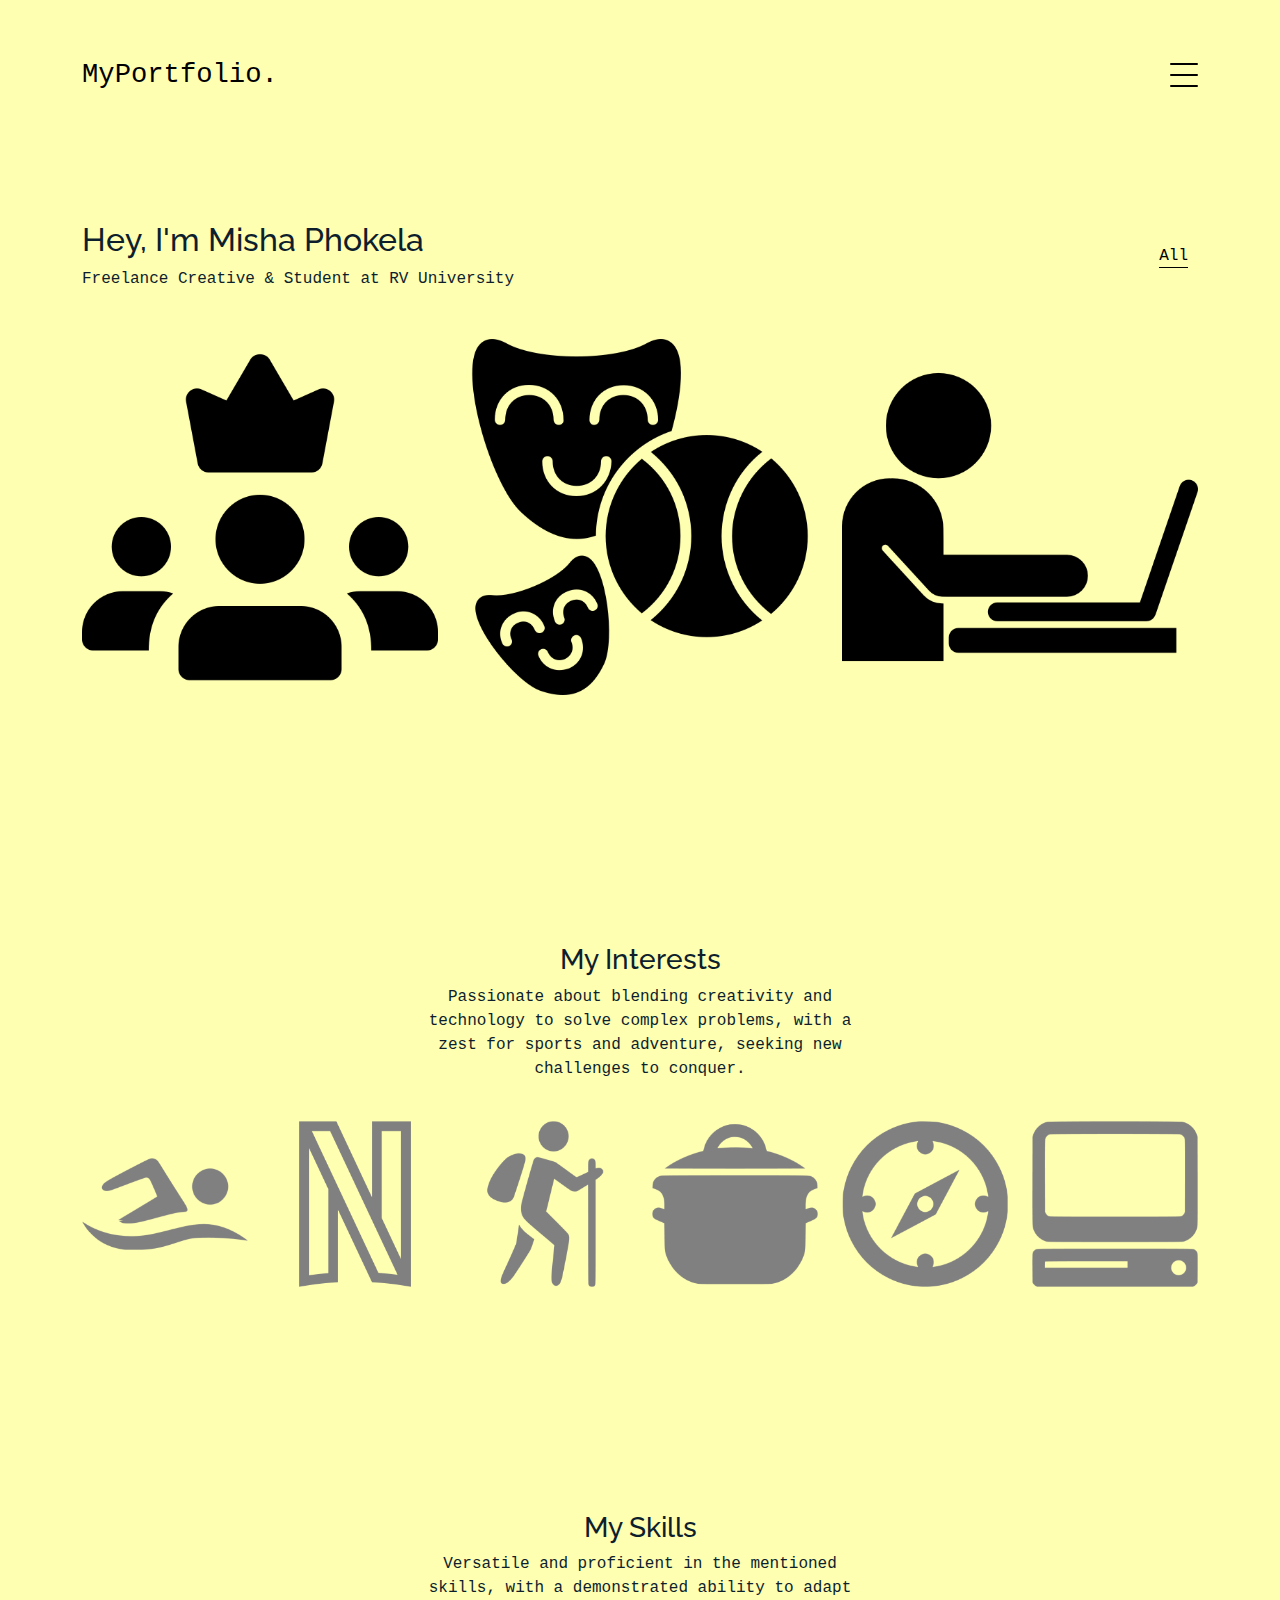
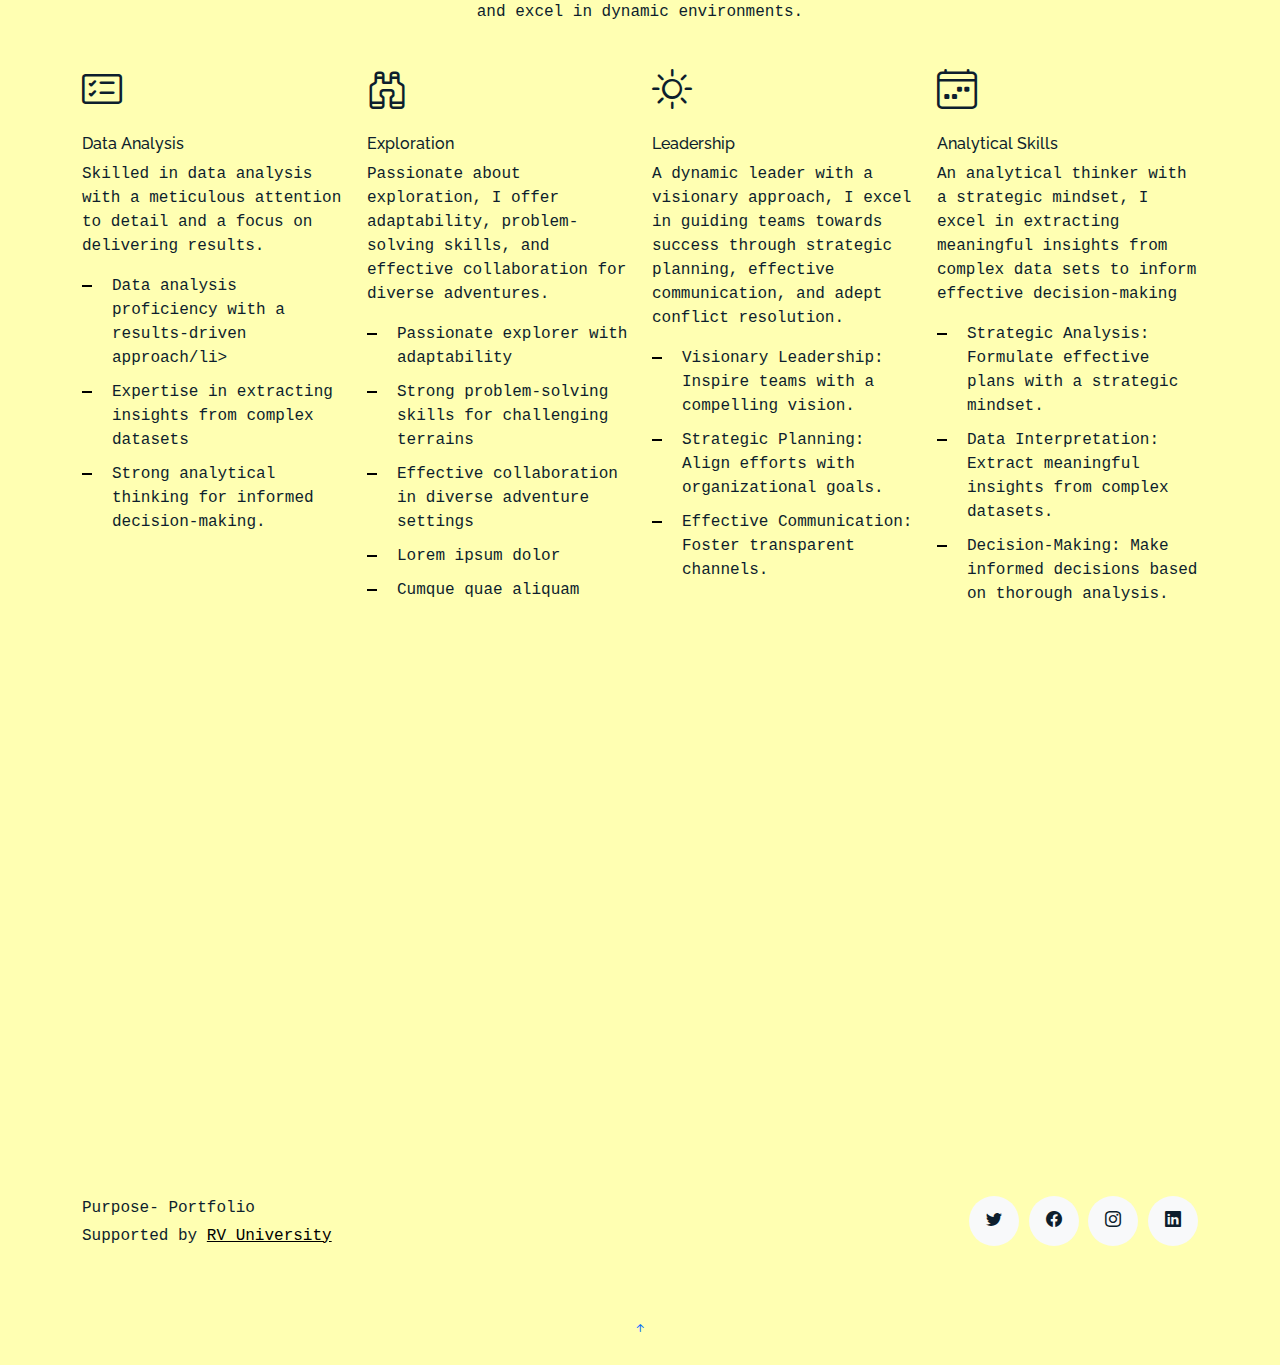
<file: index.html>
<!DOCTYPE html>
<html lang="en">

<head>
  <meta charset="utf-8">
  <meta content="width=device-width, initial-scale=1.0" name="viewport">

  <title>Misha's Portfolio</title>
  <meta content="" name="description">
  <meta content="" name="keywords">

  <!-- Favicons -->
  <link href="assets/img/portfolio logo.png" rel="icon">
  <link href="assets/img/portfolio logo.png" rel="apple-touch-icon">

  <!-- Google Fonts -->
  <link href="https://fonts.googleapis.com/css?family=https://fonts.googleapis.com/css?family=Inconsolata:400,500,600,700|Raleway:400,400i,500,500i,600,600i,700,700i" rel="stylesheet">

  <!-- Vendor CSS Files -->
  <link href="assets/vendor/aos/aos.css" rel="stylesheet">
  <link href="assets/vendor/bootstrap/css/bootstrap.min.css" rel="stylesheet">
  <link href="assets/vendor/bootstrap-icons/bootstrap-icons.css" rel="stylesheet">
  <link href="assets/vendor/swiper/swiper-bundle.min.css" rel="stylesheet">

  <!-- Template Main CSS File -->
  <link href="assets/css/style.css" rel="stylesheet">

</head>

<body>

  <!-- ======= Navbar ======= -->
  <div class="collapse navbar-collapse custom-navmenu" id="main-navbar">
    <div class="container py-2 py-md-5">
      <div class="row align-items-start">
        <div class="col-md-2">
          <ul class="custom-menu">
            <li class="active"><a href="index.html">Home</a></li>
            <li><a href="about.html">About Me</a></li>
            <li><a href="services.html">Resume</a></li>
            <li><a href="contact.html">Contact</a></li>
          </ul>
        </div>
        <div class="col-md-6 d-none d-md-block  mr-auto">
          <div class="tweet d-flex">
            <span class="bi bi-twitter text-white mt-2 mr-3"></span>
            <div>
              <p><em>I am an outstanding candidate with a unique blend of skills, dedication, and a proven track record of success in data analysis. 
                With a robust background in freelancing, I possesses a deep understanding that sets me apart. <br> </em></p>
            </div>
          </div>
        </div>
  
      </div>

    </div>
  </div>

  <nav class="navbar navbar-light custom-navbar">
    <div class="container">
      <a class="navbar-brand" href="index.html">MyPortfolio.</a>
      <a href="#" class="burger" data-bs-toggle="collapse" data-bs-target="#main-navbar">
        <span></span>
      </a>
    </div>
  </nav>

  <main id="main">

    <!-- ======= Works Section ======= -->
    <section class="section site-portfolio">
      <div class="container">
        <div class="row mb-5 align-items-center">
          <div class="col-md-12 col-lg-6 mb-4 mb-lg-0" data-aos="fade-up">
            <h2>Hey, I'm Misha Phokela</h2>
            <p class="mb-0">Freelance Creative &amp; Student at RV University</p>
          </div>
          <div class="col-md-12 col-lg-6 text-start text-lg-end" data-aos="fade-up" data-aos-delay="100">
            <div id="filters" class="filters">
              <a href="#" data-filter="*" class="active">All</a>
              
            </div>
          </div>
        </div>
        <div id="portfolio-grid" class="row no-gutter" data-aos="fade-up" data-aos-delay="200">
          <div class="item web col-sm-6 col-md-4 col-lg-4 mb-4">
            <a href="work-single.html" class="item-wrap fancybox">
              <div class="work-info">
                <h3>Student Council</h3>
                <span>Posts</span>
              </div>
              <img class="img-fluid" src="assets/img/team-leader.png">
            </a>
          </div>
          <div class="item photography col-sm-6 col-md-4 col-lg-4 mb-4">
            <a href="work-single.html" class="item-wrap fancybox">
              <div class="work-info">
                <h3>Extracurriculars</h3>
                <span>Achievements</span>
              </div>
              <img class="img-fluid" src="assets/img/extracurricular.png">
            </a>
          </div>
          <div class="item branding col-sm-6 col-md-4 col-lg-4 mb-4">
            <a href="work-single.html" class="item-wrap fancybox">
              <div class="work-info">
                <h3>Freelancing</h3>
                <span>Data Analyst</span>
              </div>
              <img class="img-fluid" src="assets/img/freelance final.png">
            </a>
          </div>
        </div>
      </div>
    </section>
    <!-- End  Works Section -->

    <!-- ======= Interests Section ======= -->
    <section class="section">
      <div class="container">
        <div class="row justify-content-center text-center mb-4">
          <div class="col-5">
            <h3 class="h3 heading">My Interests</h3>
            <p>Passionate about blending creativity and technology to solve complex problems, 
              with a zest for sports and adventure, seeking new challenges to conquer.</p>
          </div>
        </div>
        <div class="row">
          <div class="col-4 col-sm-4 col-md-2">
            <a href="#" class="client-logo"><img src="assets/img/swimming icon.png" alt="Image" class="img-fluid"></a>
          </div>
          <div class="col-4 col-sm-4 col-md-2">
            <a href="#" class="client-logo"><img src="assets/img/netflix icon.png" alt="Image" class="img-fluid"></a>
          </div>
          <div class="col-4 col-sm-4 col-md-2">
            <a href="#" class="client-logo"><img src="assets/img/trekking logo.png" alt="Image" class="img-fluid"></a>
          </div>
          <div class="col-4 col-sm-4 col-md-2">
            <a href="#" class="client-logo"><img src="assets/img/cooking proper.png" alt="Image" class="img-fluid"></a>
          </div>
          <div class="col-4 col-sm-4 col-md-2">
            <a href="#" class="client-logo"><img src="assets/img/adventure logo.png" alt="Image" class="img-fluid"></a>
          </div>
          <div class="col-4 col-sm-4 col-md-2">
            <a href="#" class="client-logo"><img src="assets/img/computer logo.png" alt="Image" class="img-fluid"></a>
          </div>

        </div>
      </div>
    </section>
    <!-- End Interests Section -->

    <!-- ======= Skills Section ======= -->
    <section class="section services">
      <div class="container">
        <div class="row justify-content-center text-center mb-4">
          <div class="col-5">
            <h3 class="h3 heading">My Skills</h3>
            <p>Versatile and proficient in the mentioned skills, with a demonstrated ability to
               adapt and excel in dynamic environments.</p>
          </div>
        </div>
        <div class="row">

          <div class="col-12 col-sm-6 col-md-6 col-lg-3">
            <i class="bi bi-card-checklist"></i>
            <h4 class="h4 mb-2">Data Analysis</h4>
            <p>Skilled in data analysis with a meticulous attention to detail and a focus on delivering results.</p>
            <ul class="list-unstyled list-line">
              <li>Data analysis proficiency with a results-driven approach/li>
              <li>Expertise in extracting insights from complex datasets</li>
              <li>Strong analytical thinking for informed decision-making.</li>
    
            </ul>
          </div>
          <div class="col-12 col-sm-6 col-md-6 col-lg-3">
            <i class="bi bi-binoculars"></i>
            <h4 class="h4 mb-2">Exploration</h4>
            <p>Passionate about exploration, I offer adaptability, problem-solving skills,
               and effective collaboration for diverse adventures.</p>
            <ul class="list-unstyled list-line">
              <li>Passionate explorer with adaptability</li>
              <li>Strong problem-solving skills for challenging terrains</li>
              <li>Effective collaboration in diverse adventure settings </li>
              <li>Lorem ipsum dolor</li>
              <li>Cumque quae aliquam</li>
            </ul>
          </div>
          <div class="col-12 col-sm-6 col-md-6 col-lg-3">
            <i class="bi bi-brightness-high"></i>
            <h4 class="h4 mb-2">Leadership</h4>
            <p>A dynamic leader with a visionary approach, I excel in guiding teams towards success through strategic planning,
               effective communication, and adept conflict resolution.</p>
            <ul class="list-unstyled list-line">
              <li>Visionary Leadership: Inspire teams with a compelling vision.</li>
              <li>Strategic Planning: Align efforts with organizational goals.</li>
              <li>Effective Communication: Foster transparent channels.</li>
          
            </ul>
          </div>
          <div class="col-12 col-sm-6 col-md-6 col-lg-3">
            <i class="bi bi-calendar4-week"></i>
            <h4 class="h4 mb-2">Analytical Skills</h4>
            <p>An analytical thinker with a strategic mindset, I excel in extracting meaningful insights
               from complex data sets to inform effective decision-making </p>
            <ul class="list-unstyled list-line">
              <li>Strategic Analysis: Formulate effective plans with a strategic mindset.</li>
              <li>Data Interpretation: Extract meaningful insights from complex datasets.</li>
              <li>Decision-Making: Make informed decisions based on thorough analysis.</li>
            </ul>
          </div>
        </div>
      </div>
    </section>
    
    <!-- End Skills Section -->

    <!-- ======= Testimonials Section ======= -->
    <section class="section pt-0">
      <div class="container">

        <div class="testimonials-slider swiper" data-aos="fade-up" data-aos-delay="100">
          <div class="swiper-wrapper">

            <div class="swiper-slide">
              <div class="testimonial-wrap">
                <div class="testimonial">
                  <img src="assets/img/Rv university.png" alt="Image" class="img-fluid">
                  <blockquote>
                    <p>Currently studying as a student at RV University, doing my B.Tech in computer science.</p>
                  </blockquote>
                </div>
              </div>
            </div><!-- End testimonial item -->

            <div class="swiper-slide">
              <div class="testimonial-wrap">
                <div class="testimonial">
                  <img src="assets/img/Fortress work.png" alt="Image" class="img-fluid">
                  <blockquote>
                    <p>Also freelancing partime along with my studies as a data analyst for Smruthi Technologies.</p>
                  </blockquote>
                </div>
              </div>
            </div><!-- End testimonial item -->

          </div>
          <div class="swiper-pagination"></div>
        </div>

      </div>
    </section><!-- End Testimonials Section -->

  </main><!-- End #main -->

  <!-- ======= Footer ======= -->
  <footer class="footer" role="contentinfo">
    <div class="container">
      <div class="row">
        <div class="col-sm-6">
          <p class="mb-1">Purpose- Portfolio</p>
          <div class="credits">
            Supported by <a href="https://rvu.edu.in/">RV University</a>
          </div>
        </div>
        <div class="col-sm-6 social text-md-end">
          <a href="https://twitter.com/"><span class="bi bi-twitter"></span></a>
          <a href="https://www.facebook.com/"><span class="bi bi-facebook"></span></a>
          <a href="https://www.instagram.com/"><span class="bi bi-instagram"></span></a>
          <a href="https://www.linkedin.com/feed/"><span class="bi bi-linkedin"></span></a>
        </div>
      </div>
    </div>
  </footer>

  <a href="#" class="back-to-top d-flex align-items-center justify-content-center"><i class="bi bi-arrow-up-short"></i></a>

  <!-- Vendor JS Files -->
  <script src="assets/vendor/aos/aos.js"></script>
  <script src="assets/vendor/bootstrap/js/bootstrap.bundle.min.js"></script>
  <script src="assets/vendor/isotope-layout/isotope.pkgd.min.js"></script>
  <script src="assets/vendor/swiper/swiper-bundle.min.js"></script>
  <script src="assets/vendor/php-email-form/validate.js"></script>

  <!-- Template Main JS File -->
  <script src="assets/js/main.js"></script>

</body>

</html>
</file>
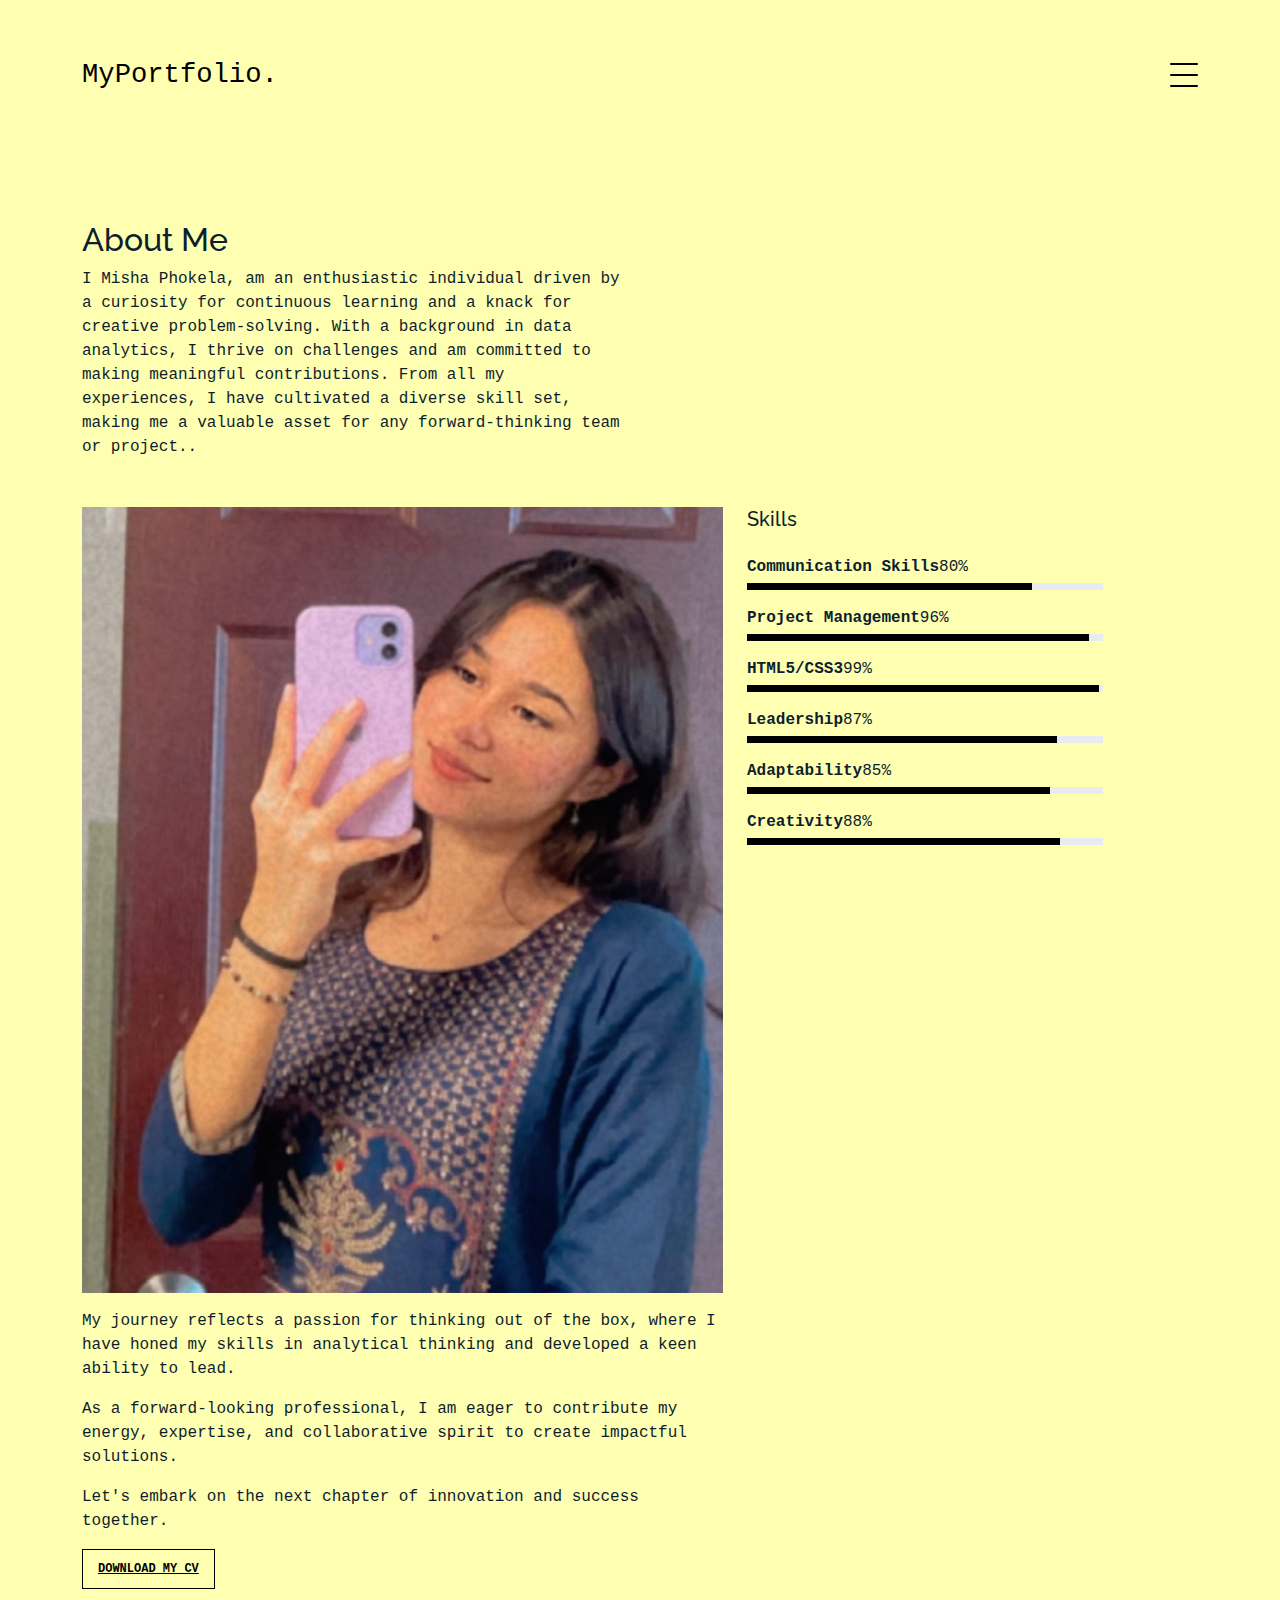
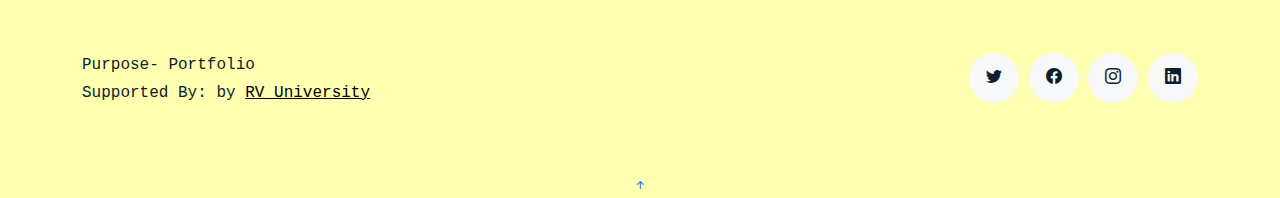
<file: about.html>
<!DOCTYPE html>
<html lang="en">

<head>
  <meta charset="utf-8">
  <meta content="width=device-width, initial-scale=1.0" name="viewport">

  <title>Misha's Portfolio- About</title>
  <meta content="" name="description">
  <meta content="" name="keywords">

  <!-- Favicons -->
  <link href="assets/img/portfolio logo.png" rel="icon">
  <link href="assets/img/portfolio logo.png" rel="apple-touch-icon">

  <!-- Google Fonts -->
  <link href="https://fonts.googleapis.com/css?family=https://fonts.googleapis.com/css?family=Inconsolata:400,500,600,700|Raleway:400,400i,500,500i,600,600i,700,700i" rel="stylesheet">

  <!-- Vendor CSS Files -->
  <link href="assets/vendor/aos/aos.css" rel="stylesheet">
  <link href="assets/vendor/bootstrap/css/bootstrap.min.css" rel="stylesheet">
  <link href="assets/vendor/bootstrap-icons/bootstrap-icons.css" rel="stylesheet">
  <link href="assets/vendor/swiper/swiper-bundle.min.css" rel="stylesheet">

  <!-- Template Main CSS File -->
  <link href="assets/css/style.css" rel="stylesheet">

</head>

<body>
  <!-- ======= Navbar ======= -->
  <div class="collapse navbar-collapse custom-navmenu" id="main-navbar">
    <div class="container py-2 py-md-5">
      <div class="row align-items-start">
        <div class="col-md-2">
          <ul class="custom-menu">
            <li><a href="index.html">Home</a></li>
            <li class="active"><a href="about.html">About Me</a></li>
            <li><a href="services.html">Resume</a></li>
            <li><a href="contact.html">Contact</a></li>
          </ul>
        </div>
        <div class="col-md-6 d-none d-md-block  mr-auto">
          <div class="tweet d-flex">
            <span class="bi bi-twitter text-white mt-2 mr-3"></span>
            <div>
              <p><em>I am an outstanding candidate with a unique blend of skills, dedication, and a proven track record of success in data analysis. 
                With a robust background in freelancing, I possesses a deep understanding that sets me apart.</a></em></p>
            </div>
          </div>
        </div>
        
      </div>

    </div>
  </div>

  <nav class="navbar navbar-light custom-navbar">
    <div class="container">
      <a class="navbar-brand" href="index.html">MyPortfolio.</a>
      <a href="#" class="burger" data-bs-toggle="collapse" data-bs-target="#main-navbar">
        <span></span>
      </a>
    </div>
  </nav>

  <main id="main">

    <section class="section pb-5">
      <div class="container">
        <div class="row mb-5 align-items-end">
          <div class="col-md-6" data-aos="fade-up">

            <h2>About Me</h2>
            <p class="mb-0">I Misha Phokela, am an enthusiastic individual driven by a curiosity for continuous learning and a knack for creative problem-solving. With a background in data analytics, 
              I thrive on challenges and am committed to making meaningful contributions. From all my experiences, 
              I have cultivated a diverse skill set, making me a valuable asset for any forward-thinking team or project..</p>
          </div>

        </div>

        <div class="row">
          <div class="col-md-4 ml-auto order-2" data-aos="fade-up">
            <h3 class="h3 mb-4">Skills</h3>
            <ul class="list-unstyled">
              <li class="mb-3">
                <div class="d-flex mb-1">
                  <strong>Communication Skills</strong>
                  <span class="ml-auto">80%</span>
                </div>
                <div class="progress custom-progress">
                  <div class="progress-bar" role="progressbar" style="width: 80%" aria-valuenow="80" aria-valuemin="0" aria-valuemax="100"></div>
                </div>
              </li>
              <li class="mb-3">
                <div class="d-flex mb-1">
                  <strong>Project Management</strong>
                  <span class="ml-auto">96%</span>
                </div>
                <div class="progress custom-progress">
                  <div class="progress-bar" role="progressbar" style="width: 96%" aria-valuenow="96" aria-valuemin="0" aria-valuemax="100"></div>
                </div>
              </li>
              <li class="mb-3">
                <div class="d-flex mb-1">
                  <strong>HTML5/CSS3</strong>
                  <span class="ml-auto">99%</span>
                </div>
                <div class="progress custom-progress">
                  <div class="progress-bar" role="progressbar" style="width: 99%" aria-valuenow="99" aria-valuemin="0" aria-valuemax="100"></div>
                </div>
              </li>
              <li class="mb-3">
                <div class="d-flex mb-1">
                  <strong>Leadership</strong>
                  <span class="ml-auto">87%</span>
                </div>
                <div class="progress custom-progress">
                  <div class="progress-bar" role="progressbar" style="width: 87%" aria-valuenow="87" aria-valuemin="0" aria-valuemax="100"></div>
                </div>
              </li>
              <li class="mb-3">
                <div class="d-flex mb-1">
                  <strong>Adaptability</strong>
                  <span class="ml-auto">85%</span>
                </div>
                <div class="progress custom-progress">
                  <div class="progress-bar" role="progressbar" style="width: 85%" aria-valuenow="85" aria-valuemin="0" aria-valuemax="100"></div>
                </div>
              </li>
              <li class="mb-3">
                <div class="d-flex mb-1">
                  <strong>Creativity</strong>
                  <span class="ml-auto">88%</span>
                </div>
                <div class="progress custom-progress">
                  <div class="progress-bar" role="progressbar" style="width: 88%" aria-valuenow="88" aria-valuemin="0" aria-valuemax="100"></div>
                </div>
              </li>
            </ul>
          </div>

          <div class="col-md-7 mb-5 mb-md-0" data-aos="fade-up">
            <p><img src="assets/img/Misha Photo.jpg" alt="Image" class="img-fluid"></p>
            <p>My journey reflects a passion for thinking out of the box, where 
              I have honed my skills in analytical thinking and developed a keen ability to lead.</p>
            <p>As a forward-looking professional, I am eager to contribute my energy, expertise, 
              and collaborative spirit to create impactful solutions. </p>
            <p>Let's embark on the next chapter of innovation and success together.</p>       
            <p><a href="#" class="readmore">Download my CV</a></p>
          </div>

        </div>

      </div>

    </section>

  </main><!-- End #main -->

  <!-- ======= Footer ======= -->
  <footer class="footer" role="contentinfo">
    <div class="container">
      <div class="row">
        <div class="col-sm-6">
          <p class="mb-1">Purpose- Portfolio</p>
          <div class="credits">
            Supported By: by <a href="https://rvu.edu.in/">RV University</a>
          </div>
        </div>
        <div class="col-sm-6 social text-md-end">
          <a href="https://twitter.com/"><span class="bi bi-twitter"></span></a>
          <a href="https://www.facebook.com/"><span class="bi bi-facebook"></span></a>
          <a href="https://www.instagram.com/"><span class="bi bi-instagram"></span></a>
          <a href="https://www.linkedin.com/feed/"><span class="bi bi-linkedin"></span></a>
        </div>
      </div>
    </div>
  </footer>

  <a href="#" class="back-to-top d-flex align-items-center justify-content-center"><i class="bi bi-arrow-up-short"></i></a>

  <!-- Vendor JS Files -->
  <script src="assets/vendor/aos/aos.js"></script>
  <script src="assets/vendor/bootstrap/js/bootstrap.bundle.min.js"></script>
  <script src="assets/vendor/isotope-layout/isotope.pkgd.min.js"></script>
  <script src="assets/vendor/swiper/swiper-bundle.min.js"></script>
  <script src="assets/vendor/php-email-form/validate.js"></script>

  <!-- Template Main JS File -->
  <script src="assets/js/main.js"></script>

</body>

</html>
</file>
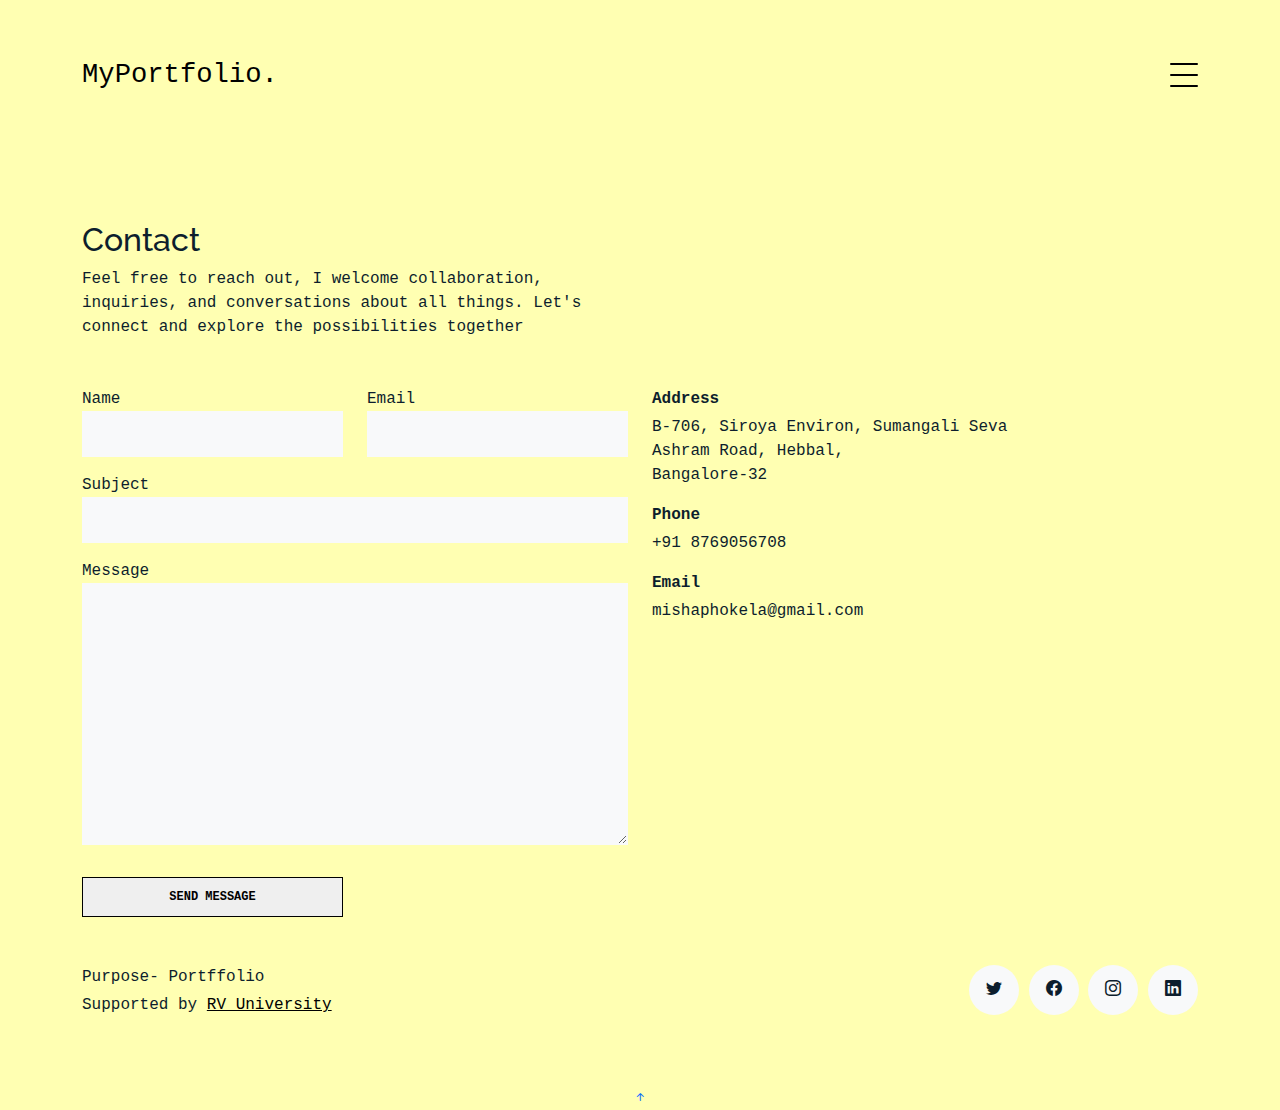
<file: contact.html>
<!DOCTYPE html>
<html lang="en">

<head>
  <meta charset="utf-8">
  <meta content="width=device-width, initial-scale=1.0" name="viewport">

  <title>MyPortfolio Bootstrap Template - Contact</title>
  <meta content="" name="description">
  <meta content="" name="keywords">


  <!-- Google Fonts -->
  <link href="https://fonts.googleapis.com/css?family=https://fonts.googleapis.com/css?family=Inconsolata:400,500,600,700|Raleway:400,400i,500,500i,600,600i,700,700i" rel="stylesheet">

  <!-- Vendor CSS Files -->
  <link href="assets/vendor/aos/aos.css" rel="stylesheet">
  <link href="assets/vendor/bootstrap/css/bootstrap.min.css" rel="stylesheet">
  <link href="assets/vendor/bootstrap-icons/bootstrap-icons.css" rel="stylesheet">
  <link href="assets/vendor/swiper/swiper-bundle.min.css" rel="stylesheet">

  <!-- Template Main CSS File -->
  <link href="assets/css/style.css" rel="stylesheet">
</head>

<body>

  <!-- ======= Navbar ======= -->
  <div class="collapse navbar-collapse custom-navmenu" id="main-navbar">
    <div class="container py-2 py-md-5">
      <div class="row align-items-start">
        <div class="col-md-2">
          <ul class="custom-menu">
            <li><a href="index.html">Home</a></li>
            <li><a href="about.html">About Me</a></li>
            <li><a href="services.html">Resume</a></li>
            <li class="active"><a href="contact.html">Contact</a></li>
          </ul>
        </div>
        <div class="col-md-6 d-none d-md-block  mr-auto">
          <div class="tweet d-flex">
            <span class="bi bi-twitter text-white mt-2 mr-3"></span>
            <div>
              <p><em>"I am an outstanding candidate with a unique blend of skills, dedication, and a proven track record of success in data analysis.
                 With a robust background in freelancing, I possesses a deep understanding that sets me apart.."<br></em></p>
            </div>
          </div>
        </div>
      </div>

    </div>
  </div>

  <nav class="navbar navbar-light custom-navbar">
    <div class="container">
      <a class="navbar-brand" href="index.html">MyPortfolio.</a>
      <a href="#" class="burger" data-bs-toggle="collapse" data-bs-target="#main-navbar">
        <span></span>
      </a>
    </div>
  </nav>

  <main id="main">

    <section class="section pb-5">
      <div class="container">

        <div class="row mb-5 align-items-end">
          <div class="col-md-6" data-aos="fade-up">
            <h2>Contact</h2>
            <p class="mb-0">Feel free to reach out, I welcome collaboration, inquiries, and conversations about all things.
              Let's connect and explore the possibilities together
            </p>
          </div>

        </div>

        <div class="row">
          <div class="col-md-6 mb-5 mb-md-0" data-aos="fade-up">

            <form action="forms/contact.php" method="post" role="form" class="php-email-form">

              <div class="row gy-3">
                <div class="col-md-6 form-group">
                  <label for="name">Name</label>
                  <input type="text" name="name" class="form-control" id="name" required>
                </div>
                <div class="col-md-6 form-group">
                  <label for="name">Email</label>
                  <input type="email" class="form-control" name="email" id="email" required>
                </div>
                <div class="col-md-12 form-group">
                  <label for="name">Subject</label>
                  <input type="text" class="form-control" name="subject" id="subject" required>
                </div>
                <div class="col-md-12 form-group">
                  <label for="name">Message</label>
                  <textarea class="form-control" name="message" cols="30" rows="10" required></textarea>
                </div>

                <div class="col-md-12 my-3">
                  <div class="loading">Loading</div>
                  <div class="error-message"></div>
                  <div class="sent-message">Your message has been sent. Thank you!</div>
                </div>

                <div class="col-md-6 mt-0 form-group">
                  <input type="submit" class="readmore d-block w-100" value="Send Message">
                </div>
              </div>

            </form>

          </div>

          <div class="col-md-4 ml-auto order-2" data-aos="fade-up">
            <ul class="list-unstyled">
              <li class="mb-3">
                <strong class="d-block mb-1">Address</strong>
                <span>B-706, Siroya Environ, Sumangali Seva Ashram Road, Hebbal, <br> Bangalore-32</span>
              </li>
              <li class="mb-3">
                <strong class="d-block mb-1">Phone</strong>
                <span>+91 8769056708</span>
              </li>
              <li class="mb-3">
                <strong class="d-block mb-1">Email</strong>
                <span>mishaphokela@gmail.com</span>
              </li>
            </ul>
          </div>

        </div>

      </div>

    </section>

  </main><!-- End #main -->

  <!-- ======= Footer ======= -->
  <footer class="footer" role="contentinfo">
    <div class="container">
      <div class="row">
        <div class="col-sm-6">
          <p class="mb-1">Purpose- Portffolio</p>
          <div class="credits">
           
            Supported by <a href="https://rvu.edu.in/"> RV University</a>
          </div>
        </div>
        <div class="col-sm-6 social text-md-end">
          <a href="https://twitter.com/"><span class="bi bi-twitter"></span></a>
          <a href="https://www.facebook.com/"><span class="bi bi-facebook"></span></a>
          <a href="https://www.instagram.com/"><span class="bi bi-instagram"></span></a>
          <a href="https://www.linkedin.com/feed/"><span class="bi bi-linkedin"></span></a>
        </div>
      </div>
    </div>
  </footer>

  <a href="#" class="back-to-top d-flex align-items-center justify-content-center"><i class="bi bi-arrow-up-short"></i></a>

  <!-- Vendor JS Files -->
  <script src="assets/vendor/aos/aos.js"></script>
  <script src="assets/vendor/bootstrap/js/bootstrap.bundle.min.js"></script>
  <script src="assets/vendor/isotope-layout/isotope.pkgd.min.js"></script>
  <script src="assets/vendor/swiper/swiper-bundle.min.js"></script>
  <script src="assets/vendor/php-email-form/validate.js"></script>

  <!-- Template Main JS File -->
  <script src="assets/js/main.js"></script>

</body>

</html>
</file>
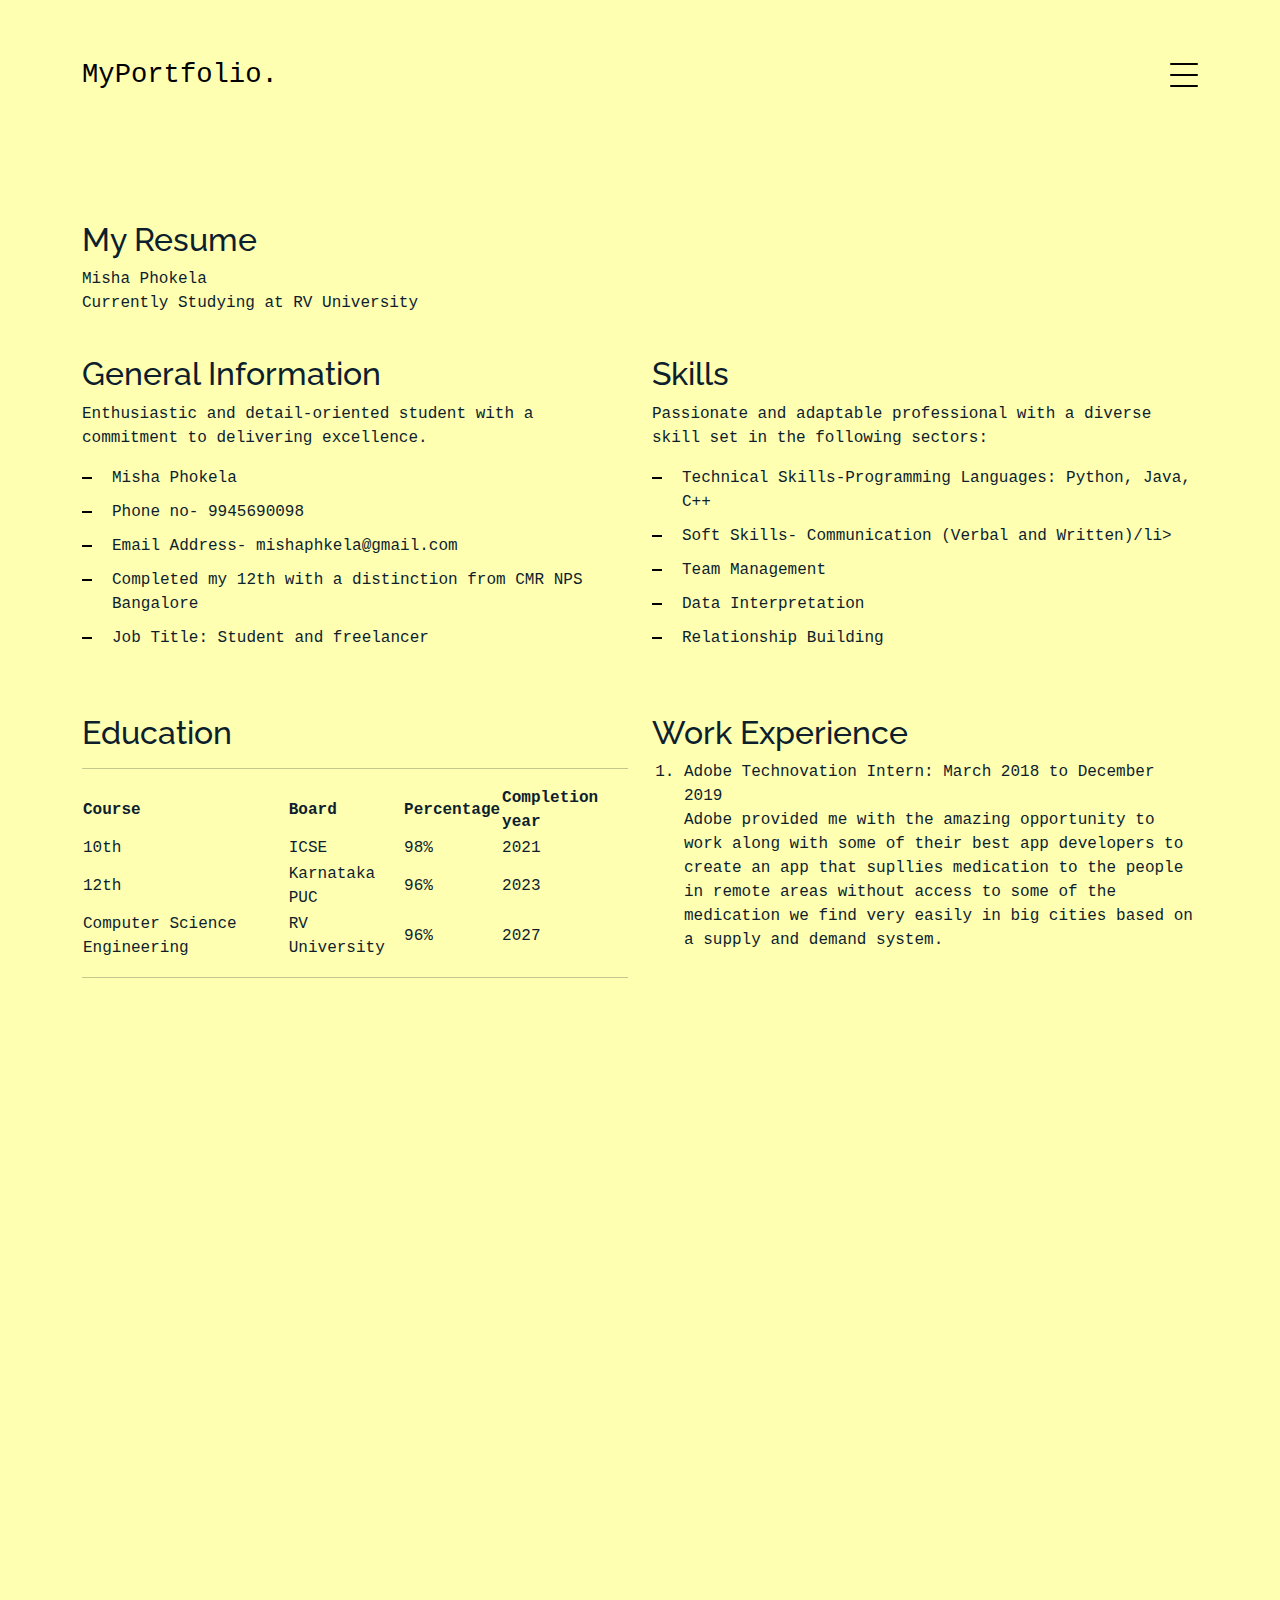
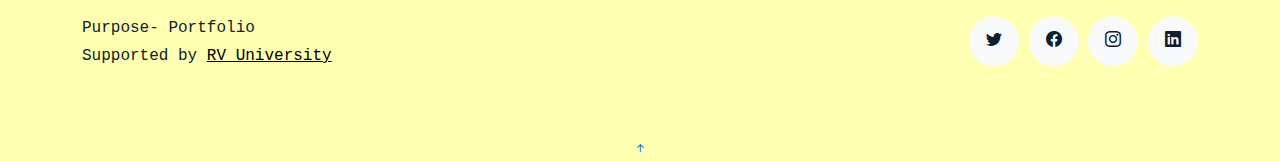
<file: services.html>
<!DOCTYPE html>
<html lang="en">

<head>
  <meta charset="utf-8">
  <meta content="width=device-width, initial-scale=1.0" name="viewport">

  <title>Misha's Portfolio- Resume</title>
  <meta content="" name="description">
  <meta content="" name="keywords">

  <!-- Favicons -->
  <link href="assets/img/portfolio logo.png" rel="icon">
  <link href="assets/img/portfolio logo.png" rel="apple-touch-icon">

  <!-- Google Fonts -->
  <link href="https://fonts.googleapis.com/css?family=https://fonts.googleapis.com/css?family=Inconsolata:400,500,600,700|Raleway:400,400i,500,500i,600,600i,700,700i" rel="stylesheet">

  <!-- Vendor CSS Files -->
  <link href="assets/vendor/aos/aos.css" rel="stylesheet">
  <link href="assets/vendor/bootstrap/css/bootstrap.min.css" rel="stylesheet">
  <link href="assets/vendor/bootstrap-icons/bootstrap-icons.css" rel="stylesheet">
  <link href="assets/vendor/swiper/swiper-bundle.min.css" rel="stylesheet">

  <!-- Template Main CSS File -->
  <link href="assets/css/style.css" rel="stylesheet">
</head>

<body>

  <!-- ======= Navbar ======= -->
  <div class="collapse navbar-collapse custom-navmenu" id="main-navbar">
    <div class="container py-2 py-md-5">
      <div class="row align-items-start">
        <div class="col-md-2">
          <ul class="custom-menu">
            <li><a href="index.html">Home</a></li>
            <li><a href="about.html">About Me</a></li>
            <li class="active"><a href="services.html">Resume</a></li>
            <li><a href="contact.html">Contact</a></li>
          </ul>
        </div>
        <div class="col-md-6 d-none d-md-block  mr-auto">
          <div class="tweet d-flex">
            <span class="bi bi-twitter text-white mt-2 mr-3"></span>
            <div>
              <p><em>I am an outstanding candidate with a unique blend of skills, dedication, and a proven track record of success in data analysis. With a robust background in freelancing, 
                I possesses a deep understanding that sets me apart.. <br> </em></p>
            </div>
          </div>
        </div>
      </div>

    </div>
  </div>

  <nav class="navbar navbar-light custom-navbar">
    <div class="container">
      <a class="navbar-brand" href="index.html">MyPortfolio.</a>
      <a href="#" class="burger" data-bs-toggle="collapse" data-bs-target="#main-navbar">
        <span></span>
      </a>
    </div>
  </nav>

  <main id="main">

    <section class="section">
      <div class="container">
        <div class="row mb-4 align-items-center">
          <div class="col-md-6" data-aos="fade-up">

            <h2>My Resume</h2>
            <p>Misha Phokela<br>
            Currently Studying at RV University <br></p>

          </div>

        </div>
      </div>

      <div class="site-section pb-0 services">
        <div class="container">

          <div class="row">

            <div class="col-12 col-sm-6 col-md-6 col-lg-6 mb-5" data-aos="fade-up" data-aos-delay="">
              <h2> General Information </h2>
              <p>Enthusiastic and detail-oriented student with a commitment to delivering excellence.</p>
              <ul class="list-unstyled list-line">
                <li>Misha Phokela</li>
                <li>Phone no- 9945690098</li>
                <li>Email Address- mishaphkela@gmail.com </li>
                <li>Completed my 12th with a distinction from CMR NPS Bangalore</li>
                <li>Job Title: Student and freelancer</li>
              </ul>
            </div>
            <div class="col-12 col-sm-6 col-md-6 col-lg-6 mb-5" data-aos="fade-up" data-aos-delay="100">
              <h2> Skills </h2>
              <p>Passionate and adaptable professional with a diverse skill set in the following sectors:</p>
              <ul class="list-unstyled list-line">
                <li>Technical Skills-Programming Languages: Python, Java, C++</li>
                <li>Soft Skills- Communication (Verbal and Written)/li>
                <li>Team Management</li>
                <li>Data Interpretation</li>
                <li>Relationship Building</li>
              </ul>
            </div>
            <div class="col-12 col-sm-6 col-md-6 col-lg-6 mb-5" data-aos="fade-up" data-aos-delay="">
              <h2> Education </h2>
              <hr>
    <table>
    <tr>
    <th>Course</th>
    <th>Board</th>
    <th>Percentage</th>
    <Th>Completion year</Th>
    </tr>
    <tr>
    <td>10th</td>
    <td>ICSE</td>
    <td>98%</td>
    <td>2021</td>
    </tr>
    <tr>
    <td>12th</td>
    <td>Karnataka PUC</td>
    <td>96%</td>
    <td>2023</td>
    </tr>
    <tr>
    <td>Computer Science Engineering</td>
    <td>RV University</td>
    <td>96%</td>
    <td>2027</td>
    </tr>
    </table>
    <hr>
            </div>
            <div class="col-12 col-sm-6 col-md-6 col-lg-6 mb-5" data-aos="fade-up" data-aos-delay="100">
              <h2> Work Experience </h2>
              <ol>
                <li>Adobe Technovation Intern: March 2018 to December 2019</li>
                <p>Adobe provided me with the amazing opportunity to work along with some of their best app 
                  developers to create an app that supllies medication to the people in remote areas without access to some 
                  of the medication we find very easily in big cities based on a supply and demand system.</p>
                </ol>
            </div>
          </div>
        </div>
      </div>
    </section>

    <!-- ======= Testimonials Section ======= -->
    <section class="section pt-0">
      <div class="container">

        <div class="testimonials-slider swiper" data-aos="fade-up" data-aos-delay="100">
          <div class="swiper-wrapper">

            <div class="swiper-slide">
              <div class="testimonial-wrap">
                <div class="testimonial">
                  <img src="assets/img/Rv university.png" alt="Image" class="img-fluid">
                  <blockquote>
                    <p>Currently studying as a student at RV University, doing my B.Tech in computer science.</p>
                  </blockquote>
                </div>
              </div>
            </div><!-- End testimonial item -->

            <div class="swiper-slide">
              <div class="testimonial-wrap">
                <div class="testimonial">
                  <img src="assets/img/Fortress work.png" alt="Image" class="img-fluid">
                  <blockquote>
                    <p>Also freelancing partime along with my studies as a data analyst for Smruthi Technologies.</p>
                  </blockquote>
                </div>
              </div>
            </div>
            <!-- End testimonial item -->

          </div>
          <div class="swiper-pagination"></div>
        </div>

      </div>
    </section><!-- End Testimonials Section -->

  </main><!-- End #main -->

  <!-- ======= Footer ======= -->
  <footer class="footer" role="contentinfo">
    <div class="container">
      <div class="row">
        <div class="col-sm-6">
          <p class="mb-1">Purpose- Portfolio</p>
          <div class="credits">
            Supported by <a href="https://rvu.edu.in/">RV University</a>
          </div>
        </div>
        <div class="col-sm-6 social text-md-end">
          <a href="https://twitter.com/"><span class="bi bi-twitter"></span></a>
          <a href="https://www.facebook.com/"><span class="bi bi-facebook"></span></a>
          <a href="https://www.instagram.com/"><span class="bi bi-instagram"></span></a>
          <a href="https://www.linkedin.com/feed/"><span class="bi bi-linkedin"></span></a>
        </div>
      </div>
    </div>
  </footer>

  <a href="#" class="back-to-top d-flex align-items-center justify-content-center"><i class="bi bi-arrow-up-short"></i></a>

  <!-- Vendor JS Files -->
  <script src="assets/vendor/aos/aos.js"></script>
  <script src="assets/vendor/bootstrap/js/bootstrap.bundle.min.js"></script>
  <script src="assets/vendor/isotope-layout/isotope.pkgd.min.js"></script>
  <script src="assets/vendor/swiper/swiper-bundle.min.js"></script>
  <script src="assets/vendor/php-email-form/validate.js"></script>

  <!-- Template Main JS File -->
  <script src="assets/js/main.js"></script>

</body>

</html>
</file>
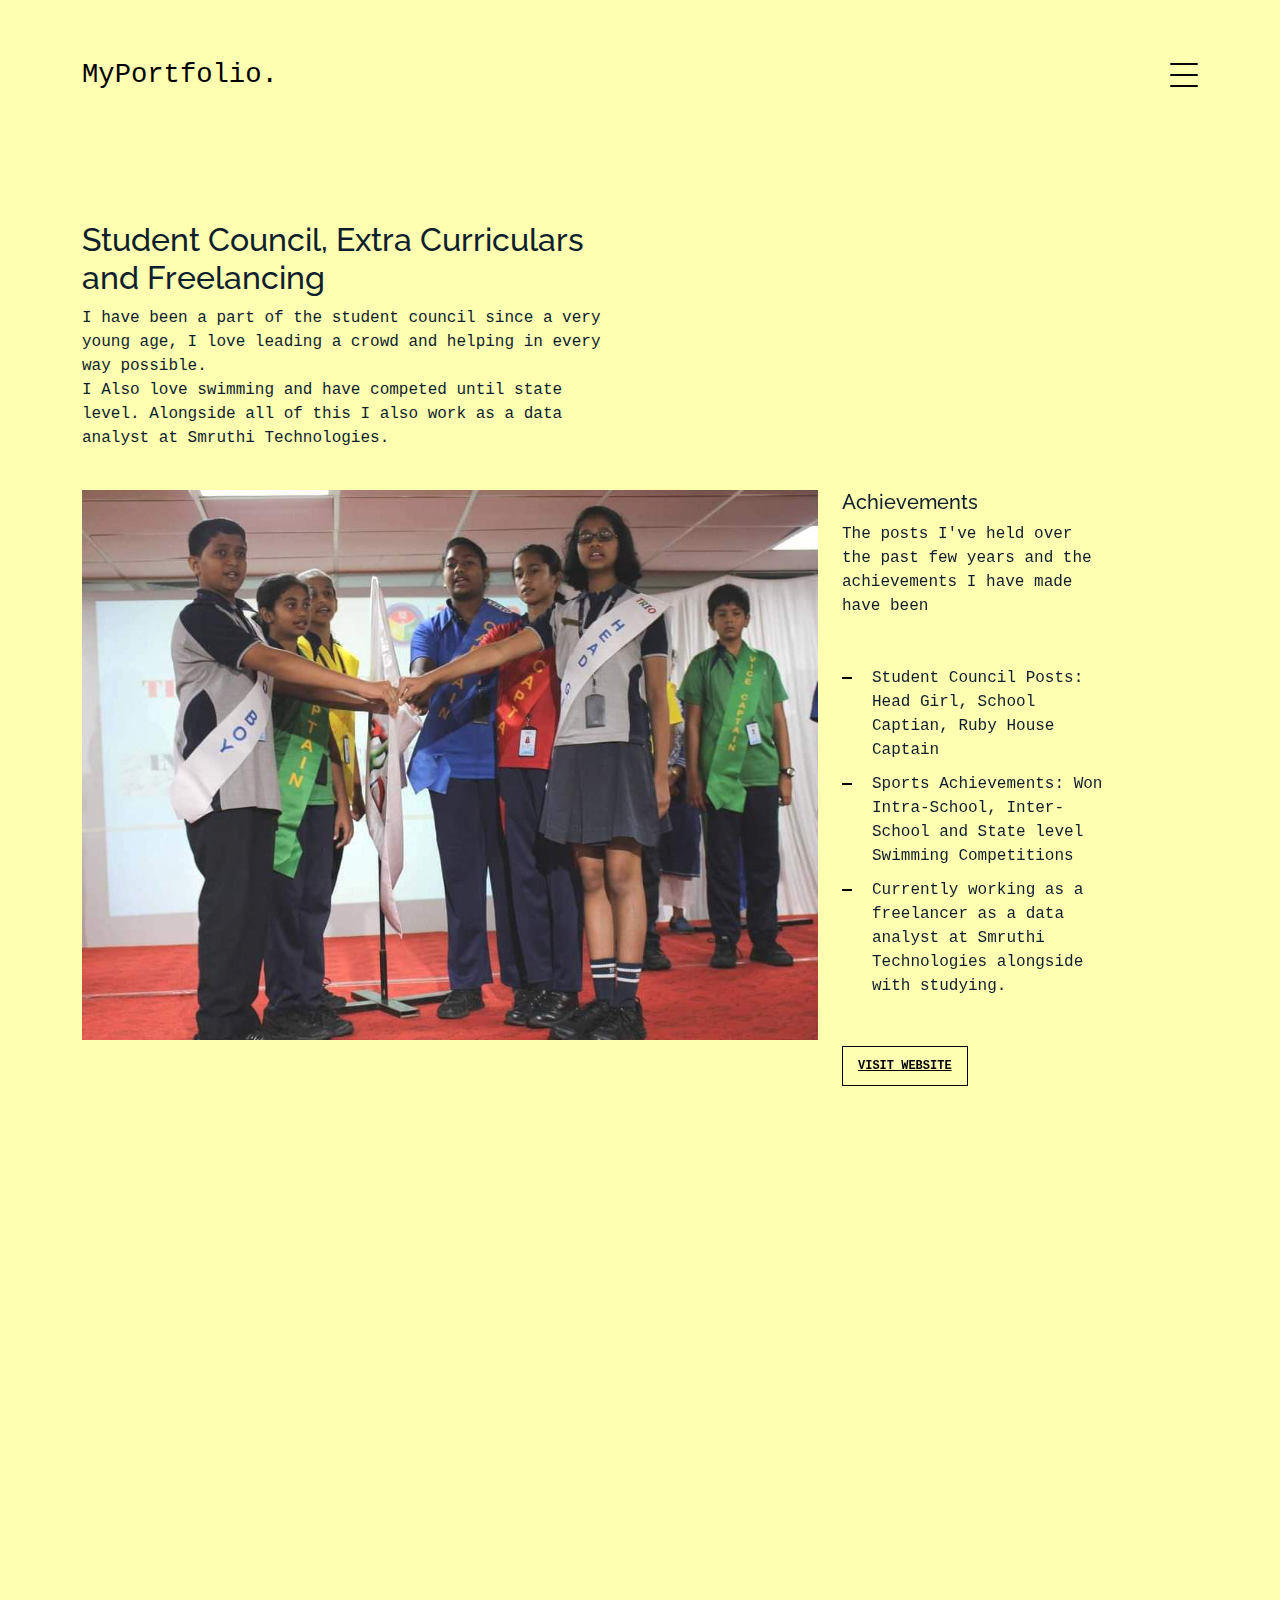
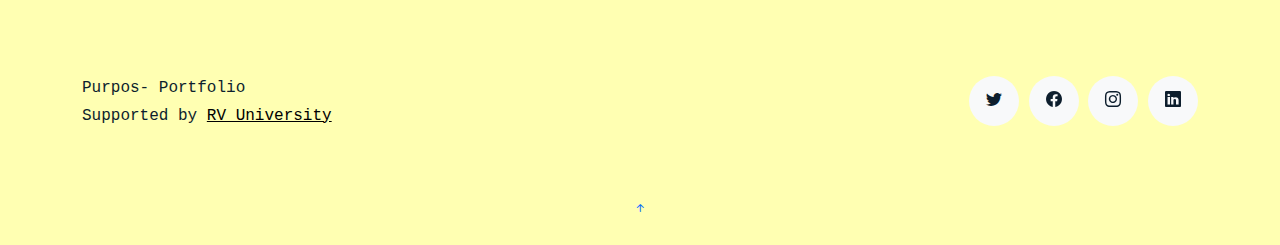
<file: work-single.html>
<!DOCTYPE html>
<html lang="en">

<head>
  <meta charset="utf-8">
  <meta content="width=device-width, initial-scale=1.0" name="viewport">

  <title>MyPortfolio Bootstrap Template - Work Single</title>
  <meta content="" name="description">
  <meta content="" name="keywords">

  <!-- Favicons -->
  <link href="assets/img/favicon.png" rel="icon">
  <link href="assets/img/apple-touch-icon.png" rel="apple-touch-icon">

  <!-- Google Fonts -->
  <link href="https://fonts.googleapis.com/css?family=https://fonts.googleapis.com/css?family=Inconsolata:400,500,600,700|Raleway:400,400i,500,500i,600,600i,700,700i" rel="stylesheet">

  <!-- Vendor CSS Files -->
  <link href="assets/vendor/aos/aos.css" rel="stylesheet">
  <link href="assets/vendor/bootstrap/css/bootstrap.min.css" rel="stylesheet">
  <link href="assets/vendor/bootstrap-icons/bootstrap-icons.css" rel="stylesheet">
  <link href="assets/vendor/swiper/swiper-bundle.min.css" rel="stylesheet">

  <!-- Template Main CSS File -->
  <link href="assets/css/style.css" rel="stylesheet">
</head>

<body>
  <!-- ======= Navbar ======= -->
  <div class="collapse navbar-collapse custom-navmenu" id="main-navbar">
    <div class="container py-2 py-md-5">
      <div class="row align-items-start">
        <div class="col-md-2">
          <ul class="custom-menu">
            <li><a href="index.html">Home</a></li>
            <li><a href="about.html">About Me</a></li>
            <li><a href="services.html">Resume</a></li>
            <li><a href="contact.html">Contact</a></li>
          </ul>
        </div>
        <div class="col-md-6 d-none d-md-block  mr-auto">
          <div class="tweet d-flex">
            <span class="bi bi-twitter text-white mt-2 mr-3"></span>
            <div>
              <p><em>I am an outstanding candidate with a unique blend of skills, dedication, and a proven track record of success in data analysis. 
                With a robust background in freelancing, I possesses a deep understanding that sets me apart.<br></em></p>
            </div>
          </div>
        </div>
      </div>

    </div>
  </div>

  <nav class="navbar navbar-light custom-navbar">
    <div class="container">
      <a class="navbar-brand" href="index.html">MyPortfolio.</a>
      <a href="#" class="burger" data-bs-toggle="collapse" data-bs-target="#main-navbar">
        <span></span>
      </a>
    </div>
  </nav>

  <main id="main">

    <section class="section">
      <div class="container">
        <div class="row mb-4 align-items-center">
          <div class="col-md-6" data-aos="fade-up">
            <h2>Student Council, Extra Curriculars and Freelancing</h2>
            <p>I have been a part of the student council since a very young age,
               I love leading a crowd and helping in every way possible.<br>
              I Also love swimming and have competed until state level. Alongside all of this I also work as a data analyst
            at Smruthi Technologies. </p>
          </div>
        </div>
      </div>

      <div class="site-section pb-0">
        <div class="container">
          <div class="row align-items-stretch">
            <div class="col-md-8" data-aos="fade-up">
              <img src="assets/img/Investiture .jpeg" alt="Image" class="img-fluid">
            </div>
            <div class="col-md-3 ml-auto" data-aos="fade-up" data-aos-delay="100">
              <div class="sticky-content">
                <h3 class="h3">Achievements</h3>

                <div class="mb-5">
                  <p>The posts I've held over the past few years and the achievements I have made have been</p>

                </div>

                <ul class="list-unstyled list-line mb-5">
                  <li>Student Council Posts: Head Girl, School Captian, Ruby House Captain</li>
                  <li>Sports Achievements: Won Intra-School, Inter-School and State level Swimming Competitions</li>
                  <li>Currently working as a freelancer as a data analyst at Smruthi Technologies alongside with studying.</Caption></li>
                </ul>

                <p><a href="https://trioworldacademy.com/" class="readmore">Visit Website</a></p>
              </div>
            </div>
          </div>
        </div>
    </section>

    <!-- ======= Testimonials Section ======= -->
    <section class="section pt-0">
      <div class="container">

        <div class="testimonials-slider swiper" data-aos="fade-up" data-aos-delay="100">
          <div class="swiper-wrapper">

            <div class="swiper-slide">
              <div class="testimonial-wrap">
                <div class="testimonial">
                  <img src="assets/img/Rv university.png" alt="Image" class="img-fluid">
                  <blockquote>
                    <p>Currently studying as a student at RV University, doing my B.Tech in computer science.</p>
                  </blockquote>
                </div>
              </div>
            </div><!-- End testimonial item -->

            <div class="swiper-slide">
              <div class="testimonial-wrap">
                <div class="testimonial">
                  <img src="assets/img/Fortress work.png" alt="Image" class="img-fluid">
                  <blockquote>
                    <p>Also freelancing partime along with my studies as a data analyst for Smruthi Technologies.</p>
                  </blockquote>
                </div>
              </div>
            </div>
            <!-- End testimonial item -->

          </div>
          <div class="swiper-pagination"></div>
        </div>

      </div>
    </section><!-- End Testimonials Section -->

  </main><!-- End #main -->

  <!-- ======= Footer ======= -->
  <footer class="footer" role="contentinfo">
    <div class="container">
      <div class="row">
        <div class="col-sm-6">
          <p class="mb-1">Purpos- Portfolio</p>
          <div class="credits">

            Supported by <a href="https://rvu.edu.in/">RV University</a>
          </div>
        </div>
        <div class="col-sm-6 social text-md-end">
          <a href="https://twitter.com/"><span class="bi bi-twitter"></span></a>
          <a href="https://www.facebook.com/"><span class="bi bi-facebook"></span></a>
          <a href="https://www.instagram.com/"><span class="bi bi-instagram"></span></a>
          <a href="https://www.linkedin.com/feed/"><span class="bi bi-linkedin"></span></a>
        </div>
      </div>
    </div>
  </footer>

  <a href="#" class="back-to-top d-flex align-items-center justify-content-center"><i class="bi bi-arrow-up-short"></i></a>

  <!-- Vendor JS Files -->
  <script src="assets/vendor/aos/aos.js"></script>
  <script src="assets/vendor/bootstrap/js/bootstrap.bundle.min.js"></script>
  <script src="assets/vendor/isotope-layout/isotope.pkgd.min.js"></script>
  <script src="assets/vendor/swiper/swiper-bundle.min.js"></script>
  <script src="assets/vendor/php-email-form/validate.js"></script>

  <!-- Template Main JS File -->
  <script src="assets/js/main.js"></script>

</body>

</html>
</file>
<file: assets/css/style.css>
body {
  font-family: "Inconsolata", monospace;
  color: #0d1e2d;
  background-color: rgba(255, 255, 0, 0.3); /* Semi-transparent darker yellow background */
}
  
}

a {
  color: #777;
  text-decoration: none;
}

a:hover {
  color: #000;
}

h1,
h2,
h3,
h4,
h5,
h6,
.font-heading {
  font-family: "Raleway", sans-serif;
}

.section {
  padding: 7rem 0;
}

.filters a {
  text-decoration: none;
  color: #000;
  display: inline-block;
  padding-left: 10px;
  padding-right: 10px;
  position: relative;
}

.filters a:hover,
.filters a:focus,
.filters a:active {
  text-decoration: none;
}

.filters a:hover:before {
  content: "";
  position: absolute;
  left: 10px;
  right: 10px;
  bottom: 0;
  height: 1px;
  background-color: #000;
}

.filters a.active {
  color: #000;
}

.filters a.active:before {
  content: "";
  position: absolute;
  left: 10px;
  right: 10px;
  bottom: 0;
  height: 1px;
  background-color: #000;
}

.item {
  border: none;
  margin-bottom: 30px;
}

.item .item-wrap {
  display: block;
  position: relative;
  overflow: hidden;
}

.item .item-wrap:after {
  z-index: 2;
  position: absolute;
  content: "";
  top: 0;
  left: 0;
  right: 0;
  bottom: 0;
  background: rgba(0, 0, 0, 0.4);
  visibility: hidden;
  opacity: 0;
  transition: 0.3s all ease-in-out;
}

.item .item-wrap img {
  transition: 0.3s transform ease;
  transform: scale(1);
}

.item .item-wrap>.work-info {
  position: absolute;
  top: 50%;
  width: 100%;
  text-align: center;
  z-index: 3;
  transform: translateY(-50%);
  color: #fff;
  opacity: 0;
  visibility: hidden;
  margin-top: 20px;
  transition: 0.3s all ease;
}

.item .item-wrap>.work-info h3 {
  font-size: 20px;
  margin-bottom: 0;
}

.item .item-wrap>.work-info span {
  font-size: 14px;
  text-transform: uppercase;
  letter-spacing: 0.2rem;
}

.item .item-wrap:hover {
  text-decoration: none;
}

.item .item-wrap:hover img {
  transform: scale(1.05);
}

.item .item-wrap:hover:after {
  opacity: 1;
  visibility: visible;
}

.item .item-wrap:hover .work-info {
  margin-top: 0px;
  opacity: 1;
  visibility: visible;
}

.testimonial-wrap {
  padding: 50px 50px 80px 50px;
  background: #eceff2;
}

.testimonial-wrap .testimonial {
  text-align: center;
  max-width: 500px;
  margin: 0 auto;
}

.testimonial-wrap .testimonial img {
  border-radius: 50%;
  width: 120px;
  margin: 0 auto 30px auto;
}

.testimonial-wrap .testimonial blockquote p {
  font-size: 20px;
}

.h3 {
  font-size: 20px;
}

.h4 {
  font-size: 16px;
}

.heading {
  font-size: 28px;
}

.readmore {
  display: inline-block;
  border: 1px solid #000;
  padding: 10px 15px;
  font-size: 12px;
  text-transform: uppercase;
  color: #000;
  transition: 0.2s all ease;
  font-weight: 700;
}

.readmore:active,
.readmore:focus,
.readmore:hover {
  outline: none;
}

.readmore:hover {
  color: #fff;
  text-decoration: none;
  background: #000;
}

.testimonials-slider .swiper-pagination {
  margin-top: -60px;
  position: relative;
}

.testimonials-slider .swiper-pagination .swiper-pagination-bullet {
  width: 12px;
  height: 12px;
  background-color: rgba(13, 30, 45, 0.3);
  opacity: 1;
}

.testimonials-slider .swiper-pagination .swiper-pagination-bullet-active {
  background-color: rgba(13, 30, 45, 0.6);
}

.sticky-content {
  position: sticky;
  position: -webkit-sticky;
  top: 0;
  /* required */
}

.list-line li {
  margin-bottom: 10px;
  position: relative;
  padding-left: 30px;
}

.list-line li:before {
  content: "";
  position: absolute;
  left: 0;
  top: 0.7rem;
  width: 10px;
  height: 2px;
  background: #000;
}

.form-control {
  border-radius: 0;
  background: #f8f9fa;
  border: 1px solid transparent;
  padding-top: 10px !important;
  padding-bottom: 10px !important;
}

.form-control:active,
.form-control:focus {
  background: #eff1f4;
  outline: none;
  box-shadow: none;
  border: 1px solid transparent;
}

.custom-progress {
  height: 7px;
  border-radius: 0;
}

.custom-progress .progress-bar {
  background: #000;
}

/* Services */
.services i {
  font-size: 40px;
}

.services h4 {
  padding-top: 10px;
}

/* Contact Form */
.php-email-form .error-message {
  display: none;
  color: #fff;
  background: #ed3c0d;
  text-align: left;
  padding: 15px;
  font-weight: 600;
}

.php-email-form .error-message br+br {
  margin-top: 25px;
}

.php-email-form .sent-message {
  display: none;
  color: #fff;
  background: #18d26e;
  text-align: center;
  padding: 15px;
  font-weight: 600;
}

.php-email-form .loading {
  display: none;
  background: #fff;
  text-align: center;
  padding: 15px;
}

.php-email-form .loading:before {
  content: "";
  display: inline-block;
  border-radius: 50%;
  width: 24px;
  height: 24px;
  margin: 0 10px -6px 0;
  border: 3px solid #18d26e;
  border-top-color: #eee;
  animation: animate-loading 1s linear infinite;
}

@keyframes animate-loading {
  0% {
    transform: rotate(0deg);
  }

  100% {
    transform: rotate(360deg);
  }
}

/*--------------------------------------------------------------
# Header
--------------------------------------------------------------*/
/* Custom Navmenu */
.custom-navmenu {
  background: #0d1e2d;
}

.custom-navmenu .custom-menu,
.custom-navmenu .custom-menu li {
  padding: 0;
  margin: 0;
  list-style: none;
}

.custom-navmenu .custom-menu li {
  margin-bottom: 0;
  font-size: 20px;
}

.custom-navmenu .custom-menu li a {
  color: #fff;
  padding: 10px 0 !important;
}

.custom-navmenu .custom-menu li a:hover {
  text-decoration: none;
}

.custom-navmenu .custom-menu li.active a {
  text-decoration: underline;
}

.custom-navmenu h3 {
  font-size: 20px;
  color: #fff;
}

.custom-navmenu p {
  color: rgba(255, 255, 255, 0.6);
}

.custom-navmenu a {
  color: rgba(255, 255, 255, 0.7);
}

.custom-navmenu a:hover {
  color: #fff;
}

/* Custom Navbar */
.custom-navbar {
  padding-top: 50px;
  width: 100%;
}

@media (max-width: 780px) {
  .custom-navbar>.container {
    padding-right: 0;
    padding-left: 0;
  }
}

.custom-navbar .navbar-brand {
  font-size: 1.7rem;
}

/* Burger */
.burger {
  width: 28px;
  height: 32px;
  cursor: pointer;
  position: relative;
}

.burger:before,
.burger span,
.burger:after {
  width: 100%;
  height: 2px;
  display: block;
  background: #000;
  border-radius: 2px;
  position: absolute;
  opacity: 1;
}

.burger:before,
.burger:after {
  transition: top 0.35s cubic-bezier(0.23, 1, 0.32, 1), transform 0.35s cubic-bezier(0.23, 1, 0.32, 1), opacity 0.35s cubic-bezier(0.23, 1, 0.32, 1), background-color 1.15s cubic-bezier(0.86, 0, 0.07, 1);
  -webkit-transition: top 0.35s cubic-bezier(0.23, 1, 0.32, 1), -webkit-transform 0.35s cubic-bezier(0.23, 1, 0.32, 1), opacity 0.35s cubic-bezier(0.23, 1, 0.32, 1), background-color 1.15s cubic-bezier(0.86, 0, 0.07, 1);
  content: "";
}

.burger:before {
  top: 4px;
}

.burger span {
  top: 15px;
}

.burger:after {
  top: 26px;
}

/* Hover */
.burger:hover:before {
  top: 7px;
}

.burger:hover:after {
  top: 23px;
}

/* Click */
.burger.active span {
  opacity: 0;
}

.burger.active:before,
.burger.active:after {
  top: 40%;
}

.burger.active:before {
  transform: rotate(45deg);
}

.burger.active:after {
  transform: rotate(-45deg);
}

.burger:focus {
  outline: none;
}

/*--------------------------------------------------------------
# Footer
--------------------------------------------------------------*/
.footer {
  padding: 0 0 4rem 0;
}

.footer a {
  color: #000;
}

.social a {
  display: inline-block;
  width: 50px;
  height: 50px;
  border-radius: 50%;
  background: #f8f9fa;
  position: relative;
  text-align: center;
  color: #0d1e2d;
}

.social a span {
  display: inline-block;
  left: 50%;
  position: absolute;
  top: 50%;
  transform: translate(-50%, -50%);
}

.social a:hover {
  color: #000;
}
</file>
